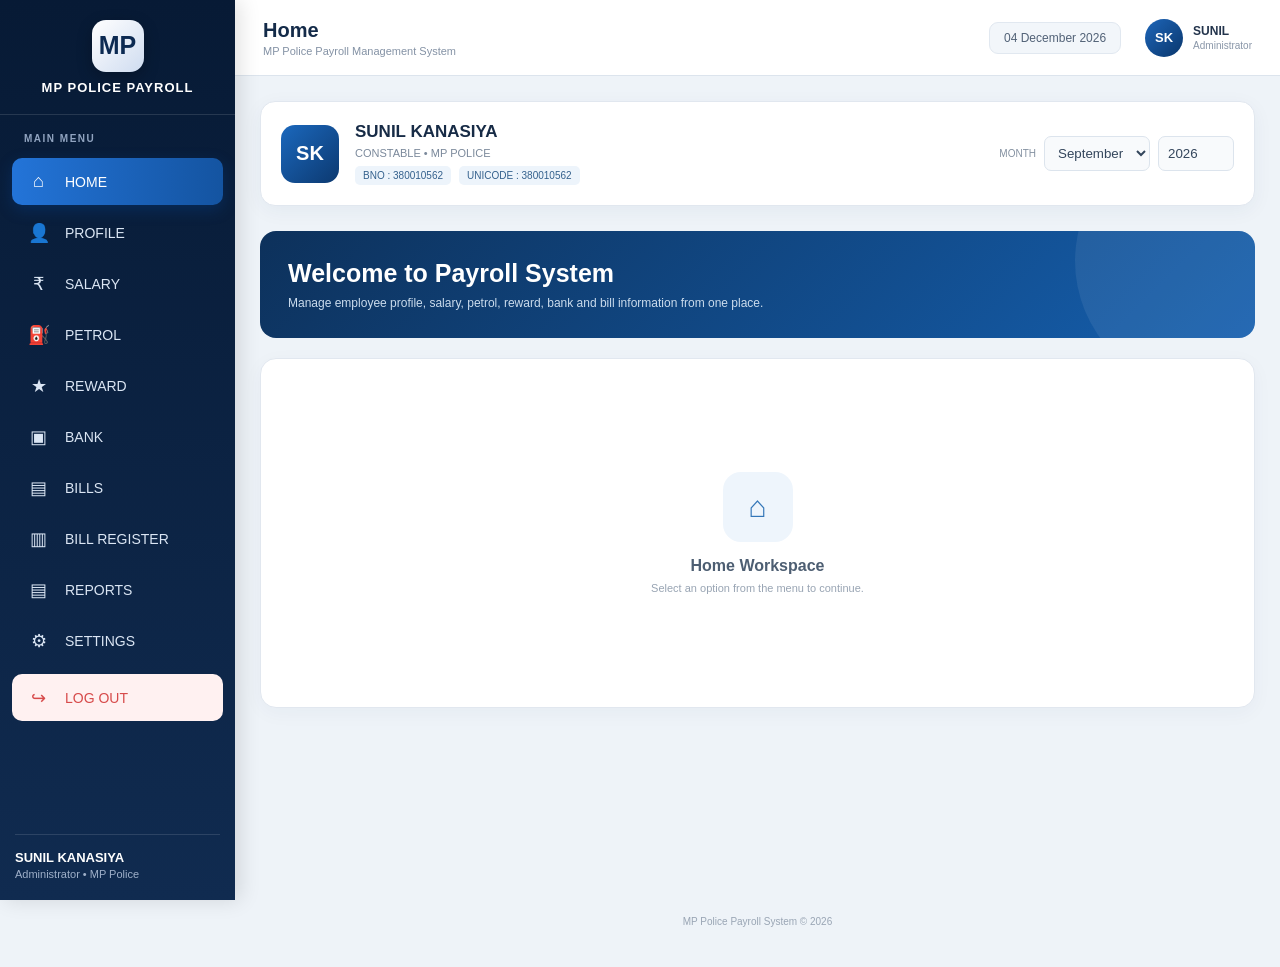
<file: dashboard.html>
<!DOCTYPE html>
<html lang="en">
<head>
<meta charset="UTF-8">
<meta name="viewport" content="width=device-width, initial-scale=1.0">

<title>MP Police Payroll System</title>

<style>

/* =========================
   RESET
========================= */

*{
    margin:0;
    padding:0;
    box-sizing:border-box;
    font-family:"Segoe UI",Arial,sans-serif;
}

body{
    background:#eef3f8;
    color:#172033;
    min-height:100vh;
}


/* =========================
   MAIN APP
========================= */

.app{
    display:flex;
    min-height:100vh;
}


/* =========================
   SIDEBAR
========================= */

.sidebar{
    width:235px;
    min-height:100vh;
    background:linear-gradient(180deg,#071a35,#102b50);
    color:white;
    position:fixed;
    left:0;
    top:0;
    bottom:0;
    z-index:1000;
    box-shadow:5px 0 20px rgba(0,0,0,.12);
}


/* Logo */

.logo-area{
    height:115px;
    display:flex;
    align-items:center;
    justify-content:center;
    flex-direction:column;
    border-bottom:1px solid rgba(255,255,255,.12);
}

.logo-box{
    width:52px;
    height:52px;
    border-radius:14px;
    background:linear-gradient(135deg,#ffffff,#cfdcf0);
    display:flex;
    align-items:center;
    justify-content:center;
    color:#0c2a52;
    font-size:25px;
    font-weight:800;
    box-shadow:0 5px 15px rgba(0,0,0,.25);
}

.logo-title{
    margin-top:8px;
    font-size:13px;
    letter-spacing:1px;
    font-weight:600;
}


/* Menu */

.menu{
    padding:18px 12px;
}

.menu-title{
    color:#91a4c0;
    font-size:10px;
    font-weight:700;
    letter-spacing:1.5px;
    padding:0 12px 10px;
}

.menu-item{
    width:100%;
    height:47px;
    border:0;
    outline:0;
    background:transparent;
    color:#dbe6f4;
    display:flex;
    align-items:center;
    gap:14px;
    padding:0 14px;
    margin:4px 0;
    border-radius:10px;
    cursor:pointer;
    font-size:14px;
    transition:.2s;
    text-align:left;
}

.menu-item:hover{
    background:rgba(255,255,255,.10);
    color:white;
    transform:translateX(2px);
}

.menu-item.active{
    background:linear-gradient(90deg,#2374d8,#1454a1);
    color:white;
    box-shadow:0 5px 15px rgba(0,85,180,.25);
}

.menu-icon{
    width:25px;
    text-align:center;
    font-size:18px;
}


/* Bottom user */

.sidebar-bottom{
    position:absolute;
    bottom:20px;
    left:15px;
    right:15px;
}

.user-mini{
    border-top:1px solid rgba(255,255,255,.12);
    padding-top:15px;
}

.user-mini-name{
    font-weight:600;
    font-size:13px;
}

.user-mini-role{
    font-size:11px;
    color:#9fb0c9;
    margin-top:3px;
}


/* =========================
   CONTENT
========================= */

.main{
    margin-left:235px;
    width:calc(100% - 235px);
    min-height:100vh;
}


/* =========================
   TOPBAR
========================= */

.topbar{
    height:76px;
    background:white;
    border-bottom:1px solid #dce4ed;
    display:flex;
    align-items:center;
    justify-content:space-between;
    padding:0 28px;
    position:sticky;
    top:0;
    z-index:500;
}


/* Left */

.page-heading{
    display:flex;
    align-items:center;
    gap:15px;
}

.mobile-menu{
    display:none;
    border:0;
    background:#edf3fa;
    width:40px;
    height:40px;
    border-radius:9px;
    font-size:20px;
    cursor:pointer;
}

.heading-text h2{
    font-size:20px;
    color:#142b49;
}

.heading-text p{
    font-size:11px;
    color:#8492a5;
    margin-top:3px;
}


/* Right */

.top-right{
    display:flex;
    align-items:center;
    gap:14px;
}

.date-box{
    background:#f2f6fa;
    border:1px solid #e1e8f0;
    padding:8px 14px;
    border-radius:9px;
    font-size:12px;
    color:#526277;
}

.profile-mini{
    display:flex;
    align-items:center;
    gap:10px;
    padding-left:10px;
}

.avatar{
    width:38px;
    height:38px;
    border-radius:50%;
    background:linear-gradient(135deg,#1d65b9,#0a376c);
    color:white;
    display:flex;
    align-items:center;
    justify-content:center;
    font-weight:700;
    font-size:13px;
}

.profile-name{
    font-size:12px;
    font-weight:700;
    color:#23344c;
}

.profile-rank{
    font-size:10px;
    color:#8996a8;
    margin-top:2px;
}


/* =========================
   PAGE AREA
========================= */

.page{
    padding:25px;
}


/* =========================
   EMPLOYEE HEADER
========================= */

.employee-card{
    background:white;
    border:1px solid #e1e7ef;
    border-radius:15px;
    padding:20px;
    display:flex;
    justify-content:space-between;
    align-items:center;
    box-shadow:0 5px 20px rgba(22,54,91,.05);
}

.employee-left{
    display:flex;
    align-items:center;
    gap:16px;
}

.employee-avatar{
    width:58px;
    height:58px;
    border-radius:14px;
    background:linear-gradient(135deg,#1b68bd,#0c3970);
    color:white;
    display:flex;
    justify-content:center;
    align-items:center;
    font-size:20px;
    font-weight:700;
}

.employee-info h3{
    font-size:17px;
    color:#172b46;
}

.employee-info p{
    font-size:11px;
    color:#7b899b;
    margin-top:5px;
}

.employee-code{
    display:flex;
    gap:8px;
    margin-top:7px;
}

.code{
    font-size:10px;
    background:#edf4fb;
    color:#34618d;
    padding:4px 8px;
    border-radius:5px;
}


/* =========================
   MONTH BOX
========================= */

.month-area{
    display:flex;
    align-items:center;
    gap:8px;
}

.month-area label{
    font-size:10px;
    color:#8491a1;
}

.month-area select,
.month-area input{
    height:35px;
    border:1px solid #dce4ed;
    background:#f8fafc;
    border-radius:7px;
    padding:0 9px;
    color:#34465c;
    outline:none;
}


/* =========================
   HOME CONTENT
========================= */

.home-area{
    margin-top:25px;
    min-height:calc(100vh - 230px);
}


/* Welcome */

.welcome{
    background:linear-gradient(135deg,#0d315b,#155fae);
    color:white;
    border-radius:16px;
    padding:28px;
    position:relative;
    overflow:hidden;
}

.welcome:after{
    content:"";
    position:absolute;
    width:260px;
    height:260px;
    border-radius:50%;
    right:-80px;
    top:-100px;
    background:rgba(255,255,255,.07);
}

.welcome h1{
    font-size:25px;
    font-weight:600;
}

.welcome p{
    font-size:12px;
    color:#cbdced;
    margin-top:8px;
}


/* Empty workspace */

.workspace{
    margin-top:20px;
    background:white;
    border:1px solid #e1e7ef;
    border-radius:16px;
    min-height:350px;
    display:flex;
    justify-content:center;
    align-items:center;
    flex-direction:column;
    box-shadow:0 5px 20px rgba(22,54,91,.04);
}

.workspace-icon{
    width:70px;
    height:70px;
    border-radius:18px;
    background:#eef5fc;
    color:#3376b8;
    display:flex;
    align-items:center;
    justify-content:center;
    font-size:30px;
    margin-bottom:15px;
}

.workspace h3{
    color:#4d5e72;
    font-size:16px;
    font-weight:600;
}

.workspace p{
    margin-top:7px;
    font-size:11px;
    color:#98a4b3;
}


/* =========================
   PAGE PLACEHOLDER
========================= */

.module-page{
    display:none;
}

.module-card{
    background:white;
    border-radius:16px;
    border:1px solid #e0e7ef;
    padding:25px;
    min-height:500px;
    box-shadow:0 5px 20px rgba(20,50,80,.05);
}

.module-title{
    display:flex;
    align-items:center;
    gap:12px;
    border-bottom:1px solid #e7edf3;
    padding-bottom:18px;
    margin-bottom:25px;
}

.module-title-icon{
    width:42px;
    height:42px;
    border-radius:10px;
    background:#edf5fd;
    color:#2369aa;
    display:flex;
    align-items:center;
    justify-content:center;
    font-size:20px;
}

.module-title h2{
    font-size:19px;
    color:#183452;
}

.module-title p{
    font-size:10px;
    color:#8a97a7;
    margin-top:3px;
}


/* =========================
   LOGOUT
========================= */

.logout{
    background:#fff1f1 !important;
    color:#d74b4b !important;
    margin-top:10px;
}

.logout:hover{
    background:#ffe0e0 !important;
}


/* =========================
   FOOTER
========================= */

.footer{
    text-align:center;
    padding:15px;
    color:#99a5b4;
    font-size:10px;
}


/* =========================
   MOBILE
========================= */

@media(max-width:850px){

    .sidebar{
        width:235px;
        transform:translateX(-100%);
        transition:.25s;
    }

    .sidebar.show{
        transform:translateX(0);
    }

    .main{
        margin-left:0;
        width:100%;
    }

    .mobile-menu{
        display:block;
    }

    .topbar{
        padding:0 15px;
        height:68px;
    }

    .date-box{
        display:none;
    }

    .profile-name,
    .profile-rank{
        display:none;
    }

    .page{
        padding:15px;
    }

    .employee-card{
        flex-direction:column;
        align-items:flex-start;
        gap:18px;
    }

    .month-area{
        width:100%;
    }

    .month-area select,
    .month-area input{
        flex:1;
    }

    .welcome{
        padding:22px;
    }

    .welcome h1{
        font-size:21px;
    }

}


/* =========================
   SMALL MOBILE
========================= */

@media(max-width:480px){

    .heading-text h2{
        font-size:17px;
    }

    .employee-info h3{
        font-size:15px;
    }

    .employee-left{
        align-items:flex-start;
    }

    .employee-avatar{
        width:48px;
        height:48px;
    }

}

</style>
</head>


<body>

<div class="app">


<!-- ==================================================
     SIDEBAR
================================================== -->

<aside class="sidebar" id="sidebar">

    <div class="logo-area">

        <div class="logo-box">
            MP
        </div>

        <div class="logo-title">
            MP POLICE PAYROLL
        </div>

    </div>


    <div class="menu">

        <div class="menu-title">
            MAIN MENU
        </div>


        <button class="menu-item active" onclick="openPage('home',this)">
            <span class="menu-icon">⌂</span>
            <span>HOME</span>
        </button>


        <button class="menu-item" onclick="openPage('profile',this)">
            <span class="menu-icon">👤</span>
            <span>PROFILE</span>
        </button>


        <button class="menu-item" onclick="openPage('salary',this)">
            <span class="menu-icon">₹</span>
            <span>SALARY</span>
        </button>


        <button class="menu-item" onclick="openPage('petrol',this)">
            <span class="menu-icon">⛽</span>
            <span>PETROL</span>
        </button>


        <button class="menu-item" onclick="openPage('reward',this)">
            <span class="menu-icon">★</span>
            <span>REWARD</span>
        </button>


        <button class="menu-item" onclick="openPage('bank',this)">
            <span class="menu-icon">▣</span>
            <span>BANK</span>
        </button>


        <button class="menu-item" onclick="openPage('bills',this)">
            <span class="menu-icon">▤</span>
            <span>BILLS</span>
        </button>


        <button class="menu-item" onclick="openPage('billregister',this)">
            <span class="menu-icon">▥</span>
            <span>BILL REGISTER</span>
        </button>


        <button class="menu-item" onclick="openPage('reports',this)">
            <span class="menu-icon">▤</span>
            <span>REPORTS</span>
        </button>


        <button class="menu-item" onclick="openPage('settings',this)">
            <span class="menu-icon">⚙</span>
            <span>SETTINGS</span>
        </button>


        <button class="menu-item logout" onclick="logout()">
            <span class="menu-icon">↪</span>
            <span>LOG OUT</span>
        </button>

    </div>


    <div class="sidebar-bottom">

        <div class="user-mini">

            <div class="user-mini-name">
                SUNIL KANASIYA
            </div>

            <div class="user-mini-role">
                Administrator • MP Police
            </div>

        </div>

    </div>

</aside>



<!-- ==================================================
     MAIN
================================================== -->

<main class="main">


<!-- TOP BAR -->

<header class="topbar">

    <div class="page-heading">

        <button class="mobile-menu" onclick="toggleSidebar()">
            ☰
        </button>

        <div class="heading-text">

            <h2 id="pageTitle">
                Home
            </h2>

            <p>
                MP Police Payroll Management System
            </p>

        </div>

    </div>


    <div class="top-right">

        <div class="date-box" id="currentDate">
            28 September 2026
        </div>


        <div class="profile-mini">

            <div class="avatar">
                SK
            </div>

            <div>

                <div class="profile-name">
                    SUNIL
                </div>

                <div class="profile-rank">
                    Administrator
                </div>

            </div>

        </div>

    </div>

</header>



<!-- ==================================================
     PAGE
================================================== -->

<section class="page">


<!-- EMPLOYEE HEADER -->

<div class="employee-card">

    <div class="employee-left">

        <div class="employee-avatar">
            SK
        </div>

        <div class="employee-info">

            <h3>
                SUNIL KANASIYA
            </h3>

            <p>
                CONSTABLE • MP POLICE
            </p>

            <div class="employee-code">

                <span class="code">
                    BNO : 380010562
                </span>

                <span class="code">
                    UNICODE : 380010562
                </span>

            </div>

        </div>

    </div>


    <div class="month-area">

        <label>
            MONTH
        </label>

        <select id="month">

            <option>January</option>
            <option>February</option>
            <option>March</option>
            <option>April</option>
            <option>May</option>
            <option>June</option>
            <option>July</option>
            <option>August</option>
            <option selected>September</option>
            <option>October</option>
            <option>November</option>
            <option>December</option>

        </select>


        <input
            type="number"
            value="2026"
            id="year"
            min="2000"
            max="2100"
        >

    </div>

</div>



<!-- ==================================================
     HOME PAGE
================================================== -->

<div id="home" class="home-area page-section">

    <div class="welcome">

        <h1>
            Welcome to Payroll System
        </h1>

        <p>
            Manage employee profile, salary, petrol, reward,
            bank and bill information from one place.
        </p>

    </div>


    <div class="workspace">

        <div class="workspace-icon">
            ⌂
        </div>

        <h3>
            Home Workspace
        </h3>

        <p>
            Select an option from the menu to continue.
        </p>

    </div>

</div>



<!-- ==================================================
     PROFILE
================================================== -->

<div id="profile" class="module-page page-section">

    <div class="module-card">

        <div class="module-title">

            <div class="module-title-icon">
                👤
            </div>

            <div>

                <h2>
                    Employee Profile
                </h2>

                <p>
                    Employee personal and service information
                </p>

            </div>

        </div>

        <p>
            Profile Entry Page
        </p>

    </div>

</div>



<!-- ==================================================
     SALARY
================================================== -->

<div id="salary" class="module-page page-section">

    <div class="module-card">

        <div class="module-title">

            <div class="module-title-icon">
                ₹
            </div>

            <div>

                <h2>
                    Salary
                </h2>

                <p>
                    Monthly employee salary information
                </p>

            </div>

        </div>

        <p>
            Salary Entry Page
        </p>

    </div>

</div>



<!-- PETROL -->

<div id="petrol" class="module-page page-section">

    <div class="module-card">

        <div class="module-title">

            <div class="module-title-icon">
                ⛽
            </div>

            <div>

                <h2>
                    Petrol
                </h2>

                <p>
                    Petrol allowance and vehicle records
                </p>

            </div>

        </div>

        <p>
            Petrol Entry Page
        </p>

    </div>

</div>



<!-- REWARD -->

<div id="reward" class="module-page page-section">

    <div class="module-card">

        <div class="module-title">

            <div class="module-title-icon">
                ★
            </div>

            <div>

                <h2>
                    Reward
                </h2>

                <p>
                    Reward and incentive records
                </p>

            </div>

        </div>

        <p>
            Reward Entry Page
        </p>

    </div>

</div>



<!-- BANK -->

<div id="bank" class="module-page page-section">

    <div class="module-card">

        <div class="module-title">

            <div class="module-title-icon">
                ▣
            </div>

            <div>

                <h2>
                    Bank
                </h2>

                <p>
                    Employee bank account information
                </p>

            </div>

        </div>

        <p>
            Bank Entry Page
        </p>

    </div>

</div>



<!-- BILLS -->

<div id="bills" class="module-page page-section">

    <div class="module-card">

        <div class="module-title">

            <div class="module-title-icon">
                ▤
            </div>

            <div>

                <h2>
                    Bills
                </h2>

                <p>
                    Employee and department bills
                </p>

            </div>

        </div>

        <p>
            Bills Entry Page
        </p>

    </div>

</div>



<!-- BILL REGISTER -->

<div id="billregister" class="module-page page-section">

    <div class="module-card">

        <div class="module-title">

            <div class="module-title-icon">
                ▥
            </div>

            <div>

                <h2>
                    Bill Register
                </h2>

                <p>
                    Bill registration and tracking
                </p>

            </div>

        </div>

        <p>
            Bill Register Page
        </p>

    </div>

</div>



<!-- REPORTS -->

<div id="reports" class="module-page page-section">

    <div class="module-card">

        <div class="module-title">

            <div class="module-title-icon">
                ▤
            </div>

            <div>

                <h2>
                    Reports
                </h2>

                <p>
                    Generate payroll reports
                </p>

            </div>

        </div>

        <p>
            Reports Page
        </p>

    </div>

</div>



<!-- SETTINGS -->

<div id="settings" class="module-page page-section">

    <div class="module-card">

        <div class="module-title">

            <div class="module-title-icon">
                ⚙
            </div>

            <div>

                <h2>
                    Settings
                </h2>

                <p>
                    System and user settings
                </p>

            </div>

        </div>

        <p>
            Settings Page
        </p>

    </div>

</div>



<div class="footer">

    MP Police Payroll System © 2026

</div>


</section>

</main>

</div>



<script>

/* ==========================================
   PAGE NAVIGATION
========================================== */

function openPage(pageName, button){

    // सभी pages hide
    const pages = document.querySelectorAll(".page-section");

    pages.forEach(function(page){

        page.style.display = "none";

    });


    // selected page show
    const selectedPage = document.getElementById(pageName);

    if(selectedPage){

        if(pageName === "home"){

            selectedPage.style.display = "block";

        }
        else{

            selectedPage.style.display = "block";

        }

    }


    // menu active remove
    const menuButtons =
        document.querySelectorAll(".menu-item");

    menuButtons.forEach(function(btn){

        btn.classList.remove("active");

    });


    // selected active
    if(button){

        button.classList.add("active");

    }


    // title change

    const titles = {

        home:"Home",
        profile:"Employee Profile",
        salary:"Salary",
        petrol:"Petrol",
        reward:"Reward",
        bank:"Bank",
        bills:"Bills",
        billregister:"Bill Register",
        reports:"Reports",
        settings:"Settings"

    };


    document.getElementById("pageTitle").innerText =
        titles[pageName] || "Payroll System";


    // mobile sidebar close
    document.getElementById("sidebar")
        .classList.remove("show");


    // top par scroll
    window.scrollTo({
        top:0,
        behavior:"smooth"
    });

}



/* ==========================================
   MOBILE SIDEBAR
========================================== */

function toggleSidebar(){

    document
        .getElementById("sidebar")
        .classList.toggle("show");

}



/* ==========================================
   LOGOUT
========================================== */

function logout(){

    if(confirm("Are you sure you want to logout?")){

        /*
        बाद में यहाँ आपके login page का नाम रहेगा।
        उदाहरण:
        window.location.href = "index.html";
        */

        window.location.href = "index.html";

    }

}



/* ==========================================
   DATE
========================================== */

function showDate(){

    const now = new Date();

    const options = {
        day:"2-digit",
        month:"long",
        year:"numeric"
    };

    document.getElementById("currentDate")
        .innerText =
        now.toLocaleDateString("en-IN",options);

}

showDate();



/* ==========================================
   DEFAULT HOME
========================================== */

document.addEventListener("DOMContentLoaded",function(){

    const pages =
        document.querySelectorAll(".page-section");

    pages.forEach(function(page){

        if(page.id !== "home"){

            page.style.display = "none";

        }

    });

});

</script>

</body>
</html>
</file>
